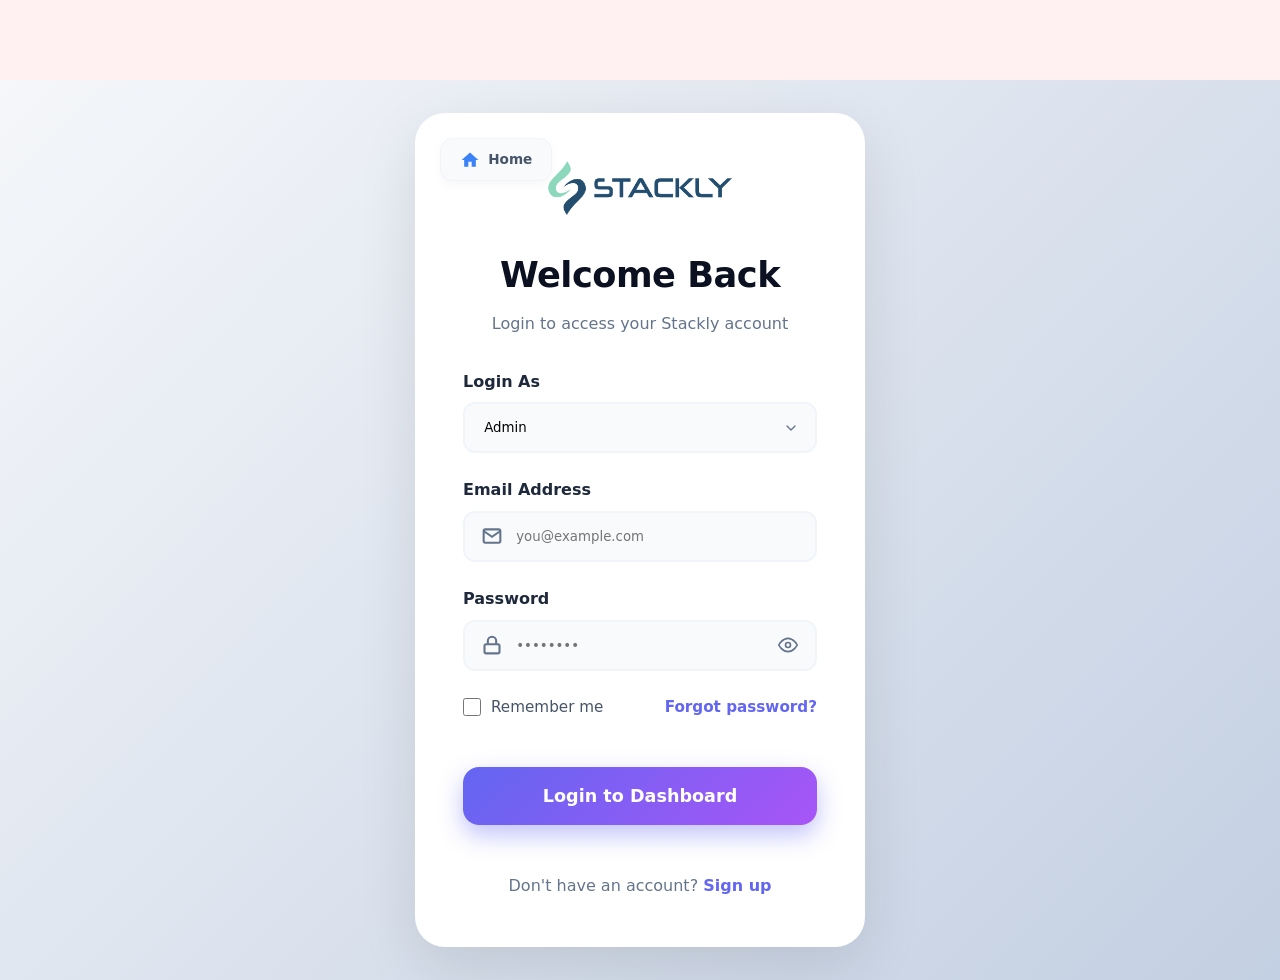
<file: signin.html>
<!DOCTYPE html>
<html lang="en">
<head>
    <meta charset="UTF-8">
    <meta name="viewport" content="width=device-width, initial-scale=1.0">
    <title>Sign In | Stackly</title>
    <link rel="icon" type="image/x-icon" href="logo-stackly (1).png"><link rel="stylesheet" href="style.css">
</head>
<body>
    <div class="auth-container">
        <div class="auth-card animate">
            <a href="index.html" class="home-btn-pill">
                <svg width="20" height="20" viewBox="0 0 24 24" fill="currentColor"><path d="M10 20v-6h4v6h5v-8h3L12 3 2 12h3v8z"/></svg>
                Home
            </a>

            <div style="text-align: center; margin-bottom: 2rem;">
                <img src="logo-stackly (1).png" alt="Stackly Logo" style="height: 54px; width: auto; margin-bottom: 1.5rem;">
                <h2 style="font-size: 2.2rem; font-weight: 900; color: #0b1120; margin-bottom: 0.5rem; letter-spacing: -0.5px;">Welcome Back</h2>
                <p style="color: #64748b; font-size: 1rem; font-weight: 500;">Login to access your Stackly account</p>
            </div>

            <form onsubmit="handleLogin(event)">
                <div class="form-group">
                    <label for="role">Login As</label>
                    <div class="input-icon-wrapper">
                        <select id="role" required style="padding-left: 1.2rem; appearance: none; background-image: url('data:image/svg+xml;charset=US-ASCII,%3Csvg%20xmlns%3D%22http%3A//www.w3.org/2000/svg%22%20width%3D%2224%22%20height%3D%2224%22%20viewBox%3D%220%200%2024%2024%22%20fill%3D%22none%22%20stroke%3D%22%2364748b%22%20stroke-width%3D%222%22%20stroke-linecap%3D%22round%22%20stroke-linejoin%3D%22round%22%3E%3Cpolyline%20points%3D%226%209%2012%2015%2018%209%22%3E%3C/polyline%3E%3C/svg%3E'); background-repeat: no-repeat; background-position: right 1rem center; background-size: 1.2em auto;">
                            <option value="admin">Admin</option>
                            <option value="customer">Customer</option>
                        </select>
                    </div>
                </div>

                <div class="form-group">
                    <label for="email">Email Address</label>
                    <div class="input-icon-wrapper">
                        <svg class="input-icon" width="20" height="20" viewBox="0 0 24 24" fill="none" stroke="currentColor" stroke-width="2.5"><path d="M4 4h16c1.1 0 2 .9 2 2v12c0 1.1-.9 2-2 2H4c-1.1 0-2-.9-2-2V6c0-1.1.9-2 2-2z"></path><polyline points="22,6 12,13 2,6"></polyline></svg>
                        <input type="email" id="email" placeholder="you@example.com" required>
                    </div>
                </div>

                <div class="form-group">
                    <label for="password">Password</label>
                    <div class="input-icon-wrapper">
                        <svg class="input-icon" width="20" height="20" viewBox="0 0 24 24" fill="none" stroke="currentColor" stroke-width="2.5"><rect x="3" y="11" width="18" height="11" rx="2" ry="2"></rect><path d="M7 11V7a5 5 0 0 1 10 0v4"></path></svg>
                        <input type="password" id="password" placeholder="••••••••" required>
                        <svg class="input-icon-right" width="20" height="20" viewBox="0 0 24 24" fill="none" stroke="currentColor" stroke-width="2"><path d="M1 12s4-8 11-8 11 8 11 8-4 8-11 8-11-8-11-8z"></path><circle cx="12" cy="12" r="3"></circle></svg>
                    </div>
                </div>

                <div style="display: flex; justify-content: space-between; align-items: center; margin-bottom: 2rem; font-size: 0.95rem;">
                    <label style="display: flex; align-items: center; gap: 10px; cursor: pointer; color: #475569; font-weight: 500;">
                        <input type="checkbox" style="width: 18px; height: 18px; cursor: pointer; accent-color: #6366f1;"> Remember me
                    </label>
                    <a href="404.html" style="color: #6366f1; text-decoration: none; font-weight: 700;">Forgot password?</a>
                </div>

                <button type="submit" class="btn-auth-gradient">Login to Dashboard</button>
            </form>

            <div style="margin-top: 3rem; text-align: center; color: #64748b;">
                <p style="font-weight: 500;">Don't have an account? <a href="signup.html" style="color: #6366f1; font-weight: 800; text-decoration: none;">Sign up</a></p>
            </div>
        </div>
    </div>

    <script src="common.js"></script>
</body>
</html>
</file>
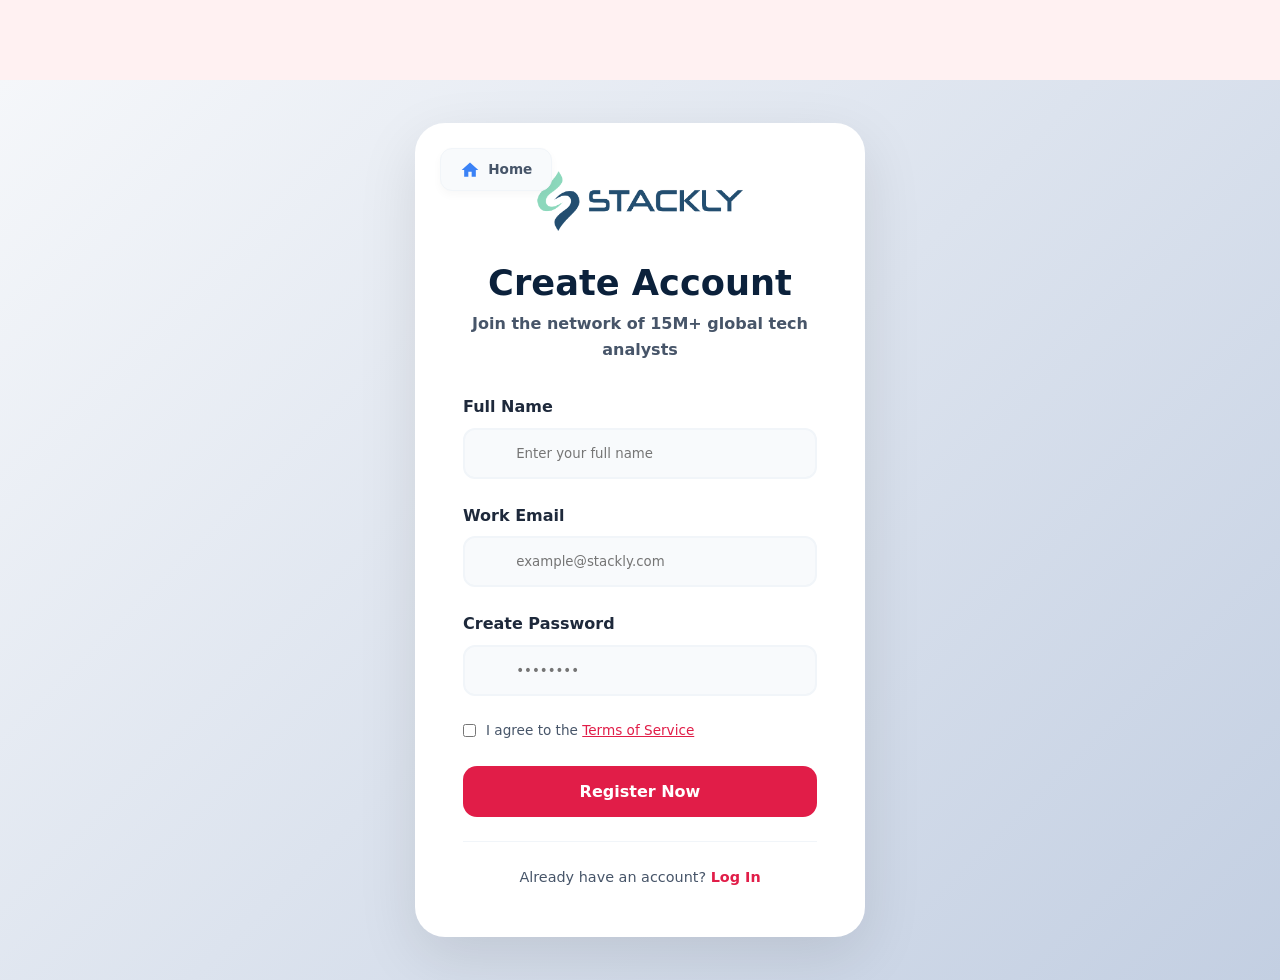
<file: signup.html>
<!DOCTYPE html>
<html lang="en">
<head>
    <meta charset="UTF-8">
    <meta name="viewport" content="width=device-width, initial-scale=1.0">
    <title>Sign Up | Stackly</title>
    <link rel="icon" type="image/x-icon" href="logo-stackly (1).png"><link rel="stylesheet" href="style.css">
</head>
<body>
    <div class="auth-container">
        <div class="auth-card animate">
            <a href="index.html" class="home-btn-pill">
                <svg width="20" height="20" viewBox="0 0 24 24" fill="currentColor"><path d="M10 20v-6h4v6h5v-8h3L12 3 2 12h3v8z"/></svg>
                Home
            </a>
            <div style="text-align: center; margin-bottom: 2rem;">
                <img src="logo-stackly (1).png" alt="Stackly Logo" style="height: 60px; width: auto; margin-bottom: 1rem;">
                <h2 style="font-size: 2.2rem; color: #0b213b; font-weight: 800;">Create Account</h2>
                <p style="color: var(--text-secondary); font-weight: 600;">Join the network of 15M+ global tech analysts</p>
            </div>
            <form onsubmit="event.preventDefault(); window.location.href='404.html'">
                <div class="form-group">
                    <label for="fullName">Full Name</label>
                    <input type="text" id="fullName" placeholder="Enter your full name" required>
                </div>
                <div class="form-group">
                    <label for="email">Work Email</label>
                    <input type="email" id="email" placeholder="example@stackly.com" required>
                </div>
                <div class="form-group">
                    <label for="password">Create Password</label>
                    <input type="password" id="password" placeholder="••••••••" required>
                </div>
                <div style="margin-bottom: 1.5rem; display: flex; align-items: center; gap: 10px;">
                    <input type="checkbox" id="terms" required>
                    <label for="terms" style="font-size: 0.85rem; color: var(--text-secondary);">I agree to the <a href="404.html" style="color: var(--primary-color);">Terms of Service</a></label>
                </div>
                <button type="submit" class="btn btn-primary" style="width: 100%; padding: 1rem; font-size: 1rem;">Register Now</button>
            </form>
            <div style="margin-top: 1.5rem; text-align: center; border-top: 1px solid #f1f5f9; padding-top: 1.5rem;">
                <p style="color: var(--text-secondary); font-size: 0.9rem;">Already have an account? <a href="signin.html" style="color: var(--primary-color); font-weight: 700; text-decoration: none;">Log In</a></p>
            </div>
        </div>
    </div>

    <script src="common.js"></script>
</body>
</html>
</file>
<file: style.css>
:root {
    --primary-color: #e11d48;
    /* High-Authority Rose */
    --secondary-color: #be123c;
    --accent-color: #f43f5e;
    --bg-color: #fff1f2;
    /* Soft Rose Background */
    --card-bg: #ffffff;
    --text-primary: #1e293b;
    --text-secondary: #475569;
    --nav-bg: #ffffff;
    --nav-border: #ffe4e6;
    --shadow: 0 4px 12px rgba(225, 29, 72, 0.05);
    --transition: all 0.3s cubic-bezier(0.4, 0, 0.2, 1);
}

* {
    margin: 0;
    padding: 0;
    box-sizing: border-box;
    font-family: 'Inter', system-ui, -apple-system, sans-serif;
}

html,
body {
    width: 100%;
    margin: 0;
    padding: 0;
    overflow-x: hidden;
    position: relative;
    box-sizing: border-box;
}

body {
    background-color: var(--bg-color);
    color: var(--text-primary);
    line-height: 1.6;
    padding-top: 80px;
    /* Navbar height buffer */
    -webkit-text-size-adjust: 100%;
}

/* Navbar */
.navbar {
    position: fixed;
    top: 0;
    left: 0;
    right: 0;
    z-index: 1000;
    padding: 0 5%;
    height: 80px;
    /* Precise height */
    background: var(--nav-bg);
    display: flex;
    justify-content: space-between;
    align-items: center;
    border-bottom: 1px solid var(--nav-border);
}

.logo-container {
    display: flex;
    align-items: center;
    gap: 10px;
}

.logo-container img {
    height: 36px;
    width: auto;
    filter: invert(18%) sepia(76%) saturate(6011%) hue-rotate(338deg) brightness(95%) contrast(93%);
    /* Rose Tint */
}

.nav-links {
    display: flex;
    gap: 1.8rem;
    list-style: none;
    margin: 0 auto;
    /* Centering primary navigation */
}

.nav-links li a {
    text-decoration: none;
    color: var(--text-secondary);
    font-weight: 600;
    font-size: 0.95rem;
    padding: 1rem 0;
    transition: var(--transition);
    position: relative;
}

.nav-links li a.active {
    color: var(--primary-color);
}

.nav-links li a.active::after {
    content: '';
    position: absolute;
    bottom: -10px;
    left: 0;
    width: 100%;
    height: 3px;
    background: var(--primary-color);
    border-radius: 5px;
}

.nav-links li a:hover:not(.active) {
    color: var(--primary-color);
}

.header-actions {
    display: flex;
    align-items: center;
    gap: 1.5rem;
}

.btn-signin-pill {
    background: var(--primary-color);
    color: white;
    text-decoration: none;
    font-weight: 800;
    font-size: 0.9rem;
    padding: 0.75rem 2rem;
    border-radius: 50px;
    box-shadow: 0 4px 15px rgba(59, 130, 246, 0.4);
    transition: var(--transition);
    display: inline-flex;
    align-items: center;
    justify-content: center;
    letter-spacing: 0.5px;
}

.btn-signin-pill:hover {
    background: var(--secondary-color);
    transform: scale(1.05);
}

.hero {
    width: 100%;
    padding: 180px 5% 120px;
    background: linear-gradient(135deg, rgba(255, 255, 255, 0.92) 0%, rgba(240, 244, 255, 0.85) 100%),
        url('https://picsum.photos/seed/techhero/1920/1080.webp');
    background-size: cover;
    background-position: center;
    text-align: center;
    position: relative;
    overflow: hidden;
    display: flex;
    flex-direction: column;
    align-items: center;
    justify-content: center;
}


.hero h1 {
    font-size: clamp(2.5rem, 6vw, 4.5rem);
    font-weight: 900;
    line-height: 1.1;
    margin-bottom: 1.5rem;
    color: #0b213b;
    position: relative;
    z-index: 1;
}

.hero p {
    font-size: 1.25rem;
    color: #4b5563;
    max-width: 800px;
    margin: 0 auto 2.5rem;
    font-weight: 500;
    position: relative;
    z-index: 1;
}

/* Content Grid */
.content-section {
    padding: 80px 5%;
}

.section-title {
    font-size: 2rem;
    font-weight: 800;
    margin-bottom: 3rem;
    text-align: center;
    display: flex;
    flex-direction: column;
    align-items: center;
    gap: 10px;
}

.section-title::after {
    content: '';
    width: 80px;
    height: 4px;
    background: var(--secondary-color);
    border-radius: 2px;
}

.grid {
    display: grid;
    grid-template-columns: repeat(auto-fit, minmax(280px, 1fr));
    gap: 2.5rem;
}

.grid-2 {
    display: grid;
    grid-template-columns: repeat(2, 1fr);
    gap: 1.5rem;
}

.grid-3 {
    display: grid;
    grid-template-columns: repeat(3, 1fr);
    gap: 1.5rem;
}

.grid-4 {
    display: grid;
    grid-template-columns: repeat(4, 1fr);
    gap: 1.5rem;
}

@media (max-width: 1024px) {
    .grid-4 { grid-template-columns: repeat(2, 1fr); }
    .grid-3 { grid-template-columns: repeat(2, 1fr); }
}

@media (max-width: 768px) {
    .grid-2, .grid-3, .grid-4 { grid-template-columns: 1fr !important; }
}


.card {
    background: var(--card-bg);
    border-radius: 24px;
    overflow: hidden;
    box-shadow: var(--shadow);
    transition: var(--transition);
    border: 1px solid rgba(0, 0, 0, 0.03);
}

.card:hover {
    transform: translateY(-8px);
    box-shadow: 0 20px 40px rgba(0, 0, 0, 0.08);
}

.card-img {
    width: 100%;
    height: 220px;
    object-fit: cover;
}

.card-body {
    padding: 1.5rem;
}

.card-tag {
    font-size: 0.75rem;
    font-weight: 800;
    color: var(--primary-color);
    text-transform: uppercase;
    letter-spacing: 1px;
    display: block;
    margin-bottom: 0.5rem;
}

.card-title {
    font-size: 1.25rem;
    font-weight: 700;
    margin-bottom: 1rem;
    color: var(--text-primary);
}

.btn {
    display: inline-block;
    padding: 0.8rem 1.8rem;
    border-radius: 14px;
    font-weight: 600;
    text-decoration: none;
    border: none;
    cursor: pointer;
    transition: var(--transition);
}

.btn-primary {
    background: var(--primary-color);
    color: white;
}

.btn-primary:hover {
    background: #0f172a;
    box-shadow: 0 4px 20px rgba(26, 42, 108, 0.3);
}

/* Updated Dark Footer Styles */
footer {
    background: #ffffff;
    /* Premium White */
    color: var(--text-primary);
    padding: 80px 5% 40px;
    border-top: 1px solid #ffe4e6;
    /* Rose-tinted top border */
}

.footer-top {
    display: grid;
    grid-template-columns: 1.5fr 1fr 1fr 1.5fr;
    gap: 4rem;
    margin-bottom: 60px;
}

.footer-brand h2 {
    color: var(--primary-color);
    font-size: 1.5rem;
    letter-spacing: 2px;
    margin-bottom: 1.5rem;
    display: flex;
    align-items: center;
    gap: 10px;
}

.footer-brand p {
    font-size: 0.9rem;
    opacity: 0.8;
    line-height: 1.8;
}

.footer-links h4 {
    color: var(--text-primary);
    margin-bottom: 2rem;
    font-size: 1rem;
    font-weight: 700;
}

.footer-links ul li {
    margin-bottom: 1rem;
}

.footer-links ul li a {
    color: var(--text-secondary);
    font-size: 0.9rem;
    transition: var(--transition);
}

.footer-links ul li a:hover {
    color: var(--primary-color);
    padding-left: 5px;
}

.map-card {
    background: #1e293b;
    padding: 10px;
    border-radius: 12px;
    overflow: hidden;
    height: 200px;
    box-shadow: 0 10px 30px rgba(0, 0, 0, 0.5);
}

.footer-bottom {
    text-align: center;
    color: var(--text-secondary);
    font-size: 0.8rem;
    padding-top: 40px;
    border-top: 1px solid #f1f5f9;
}

.social-icon {
    background: rgba(255, 255, 255, 0.05);
    border: 1px solid rgba(255, 255, 255, 0.1);
    color: #ffffff;
    width: 36px;
    height: 36px;
}

.social-icon:hover {
    background: var(--primary-color);
}

.social-icon {
    display: flex;
    align-items: center;
    justify-content: center;
    width: 40px;
    height: 40px;
    border-radius: 50%;
    background: #f8fafc;
    color: var(--text-secondary);
    transition: var(--transition);
    text-decoration: none;
    border: 1px solid #f1f5f9;
}

.social-icon:hover {
    background: var(--primary-color);
    color: white;
    transform: translateY(-3px);
}


/* Auth Pages */
.auth-container {
    min-height: 100vh;
    display: flex;
    align-items: center;
    justify-content: center;
    padding: 20px;
    background: linear-gradient(135deg, #f5f7fa 0%, #c3cfe2 100%);
}

.auth-card {
    position: relative;
    background: white;
    padding: 3rem;
    border-radius: 30px;
    width: 100%;
    max-width: 450px;
    box-shadow: 0 20px 60px rgba(0, 0, 0, 0.1);
}

.form-group {
    margin-bottom: 1.5rem;
}

.form-group label {
    display: block;
    margin-bottom: 0.5rem;
    font-weight: 600;
}

.form-group input,
.form-group select {
    width: 100%;
    padding: 1rem;
    border-radius: 12px;
    border: 2px solid #f1f5f9;
    outline: none;
    transition: var(--transition);
}

.form-group input:focus {
    border-color: var(--primary-color);
}

/* Auth Specifics */
.home-btn-pill {
    position: absolute;
    top: 25px;
    left: 25px;
    background: #f8fafc;
    color: #475569;
    text-decoration: none;
    font-weight: 700;
    font-size: 0.85rem;
    padding: 0.6rem 1.2rem;
    border-radius: 12px;
    display: flex;
    align-items: center;
    gap: 8px;
    box-shadow: 0 4px 10px rgba(0, 0, 0, 0.03);
    transition: var(--transition);
    border: 1px solid #f1f5f9;
    z-index: 10;
}

.home-btn-pill svg {
    color: #3b82f6;
    /* Blue icon as requested */
}

.home-btn-pill:hover {
    transform: translateY(-3px);
    box-shadow: 0 15px 30px rgba(0, 0, 0, 0.12);
}

.input-icon-wrapper {
    position: relative;
    width: 100%;
}

.input-icon {
    position: absolute;
    left: 1.2rem;
    top: 50%;
    transform: translateY(-50%);
    color: #64748b;
    pointer-events: none;
}

.input-icon-right {
    position: absolute;
    right: 1.2rem;
    top: 50%;
    transform: translateY(-50%);
    color: #64748b;
    cursor: pointer;
}

.auth-card .form-group input,
.auth-card .form-group select {
    padding-left: 3.2rem;
    background: #f8fafc;
    border: 2px solid #f1f5f9;
}

.btn-auth-gradient {
    width: 100%;
    padding: 1.2rem;
    border-radius: 16px;
    border: none;
    background: linear-gradient(135deg, #6366f1 0%, #a855f7 100%);
    color: white;
    font-weight: 800;
    font-size: 1.1rem;
    cursor: pointer;
    box-shadow: 0 10px 25px rgba(99, 102, 241, 0.4);
    transition: var(--transition);
    margin-top: 1rem;
}

.btn-auth-gradient:hover {
    transform: scale(1.02);
    box-shadow: 0 15px 35px rgba(99, 102, 241, 0.5);
}

/* Dashboard Layout & Sidebar */
.dashboard-layout {
    display: flex;
    min-height: 100vh;
    padding-top: 0;
    background: #fffafa;
    /* Soft Rose Background */
}

.sidebar {
    width: 280px;
    background: white;
    border-right: 1px solid #ffe4e6;
    padding: 1.5rem;
    display: flex;
    flex-direction: column;
    position: sticky;
    top: 0;
    height: 100vh;
    z-index: 1000;
}

.sidebar-logo {
    display: flex;
    align-items: center;
    gap: 12px;
    padding-bottom: 2rem;
    border-bottom: 1px solid #f1f5f9;
    margin-bottom: 1.5rem;
}

.sidebar-logo img {
    height: 32px;
}

.sidebar-logo .brand-text {
    font-weight: 800;
    color: #1e293b;
    font-size: 1.1rem;
    letter-spacing: 1px;
}

.sidebar-nav {
    flex: 1;
}

.sidebar-nav ul {
    list-style: none;
    display: flex;
    flex-direction: column;
    gap: 0.5rem;
}

.sidebar-item {
    display: flex;
    align-items: center;
    gap: 12px;
    padding: 0.8rem 1rem;
    border-radius: 12px;
    color: #64748b;
    text-decoration: none;
    font-weight: 600;
    font-size: 0.95rem;
    transition: var(--transition);
}

.sidebar-item:hover,
.sidebar-item.active {
    background: #fff1f2;
    color: var(--primary-color);
}

.sidebar-item svg {
    width: 20px;
    height: 20px;
}

.sidebar-footer {
    padding-top: 1rem;
    border-top: 1px solid #f1f5f9;
}

.logout-item {
    color: #ef4444;
}

/* Main Content Area */
.main-content {
    flex: 1;
    display: flex;
    flex-direction: column;
}

.dashboard-header {
    background: white;
    padding: 1rem 2rem;
    display: flex;
    flex-direction: column;
    gap: 1rem;
    border-bottom: 1px solid #ffe4e6;
    position: sticky;
    top: 0;
    z-index: 100;
}

.header-top-row {
    display: flex;
    justify-content: space-between;
    align-items: center;
}

.header-left {
    display: flex;
    align-items: center;
    gap: 20px;
}

.mobile-menu-trigger {
    display: none;
    cursor: pointer;
    color: var(--text-primary);
}

.header-nav-icons {
    display: flex;
    align-items: center;
    gap: 15px;
}

.nav-link-icon {
    color: #64748b;
    transition: var(--transition);
}

.nav-link-icon:hover {
    color: var(--primary-color);
}

.header-notification {
    position: relative;
    cursor: pointer;
    color: #64748b;
}

.notification-dot {
    position: absolute;
    top: -2px;
    right: -2px;
    width: 8px;
    height: 8px;
    background: #ef4444;
    border-radius: 50%;
    border: 2px solid white;
}

.header-right {
    display: flex;
    align-items: center;
    gap: 15px;
}

.user-meta {
    text-align: right;
}

.user-meta .user-name {
    display: block;
    font-weight: 700;
    font-size: 0.9rem;
    color: #1e293b;
    white-space: nowrap;
    overflow: hidden;
    text-overflow: ellipsis;
    max-width: 150px;
}


.user-meta .user-email {
    display: block;
    font-size: 0.75rem;
    color: #64748b;
}

.user-avatar-container {
    width: 40px;
    height: 40px;
    border-radius: 50%;
    background: #f1f5f9;
    display: flex;
    align-items: center;
    justify-content: center;
    color: #64748b;
}

.header-bottom-row {
    width: 100%;
}

.dashboard-header .search-bar {
    display: flex;
    align-items: center;
    gap: 10px;
    background: #f8fafc;
    padding: 0.7rem 1.2rem;
    border-radius: 12px;
    width: 100%;
    max-width: 600px;
    border: 1px solid #f1f5f9;
}

.dashboard-header .search-bar input {
    background: transparent;
    border: none;
    outline: none;
    width: 100%;
    font-size: 0.9rem;
}

.dashboard-body {
    padding: 2.5rem;
}

/* Dashboard Cards (Premium Look) */
.dash-card {
    background: white;
    border-radius: 16px;
    padding: 1.5rem;
    box-shadow: 0 4px 15px rgba(0, 0, 0, 0.02);
    position: relative;
    border: 1px solid rgba(0, 0, 0, 0.03);
}

.dash-card::before {
    content: '';
    position: absolute;
    top: 0;
    left: 0;
    right: 0;
    height: 4px;
    border-radius: 16px 16px 0 0;
}

.card-blue::before {
    background: #3b82f6;
}

.card-purple::before {
    background: #8b5cf6;
}

.card-orange::before {
    background: #f59e0b;
}

.card-red::before {
    background: #ef4444;
}

.dash-card-header {
    display: flex;
    justify-content: space-between;
    align-items: center;
    margin-bottom: 1rem;
}

.dash-card-title {
    font-size: 0.8rem;
    text-transform: uppercase;
    font-weight: 700;
    letter-spacing: 1px;
    color: #94a3b8;
}

.dash-card-icon {
    width: 32px;
    height: 32px;
    border-radius: 8px;
    display: flex;
    align-items: center;
    justify-content: center;
}

.bg-blue-light {
    background: #eff6ff;
    color: #3b82f6;
}

.bg-purple-light {
    background: #f5f3ff;
    color: #8b5cf6;
}

.bg-orange-light {
    background: #fff7ed;
    color: #f59e0b;
}

.bg-red-light {
    background: #fef2f2;
    color: #ef4444;
}

.dash-card-value {
    font-size: 1.75rem;
    font-weight: 800;
    color: #1e293b;
    margin-bottom: 0.5rem;
}

.dash-card-trend {
    font-size: 0.85rem;
    font-weight: 600;
}

.trend-up {
    color: #10b981;
}

.trend-down {
    color: #ef4444;
}

/* Mid Section */
.mid-grid {
    display: grid;
    grid-template-columns: 2fr 1fr;
    gap: 1.5rem;
    margin: 2rem 0;
}

@media (max-width: 900px) {
    .mid-grid {
        grid-template-columns: 1fr;
    }
}


.progress-section {
    background: white;
    padding: 2rem;
    border-radius: 16px;
    box-shadow: 0 4px 15px rgba(0, 0, 0, 0.02);
}

.progress-item {
    margin-top: 1.5rem;
}

.progress-label {
    display: flex;
    justify-content: space-between;
    font-size: 0.9rem;
    font-weight: 600;
    margin-bottom: 0.8rem;
}

.progress-bar-container {
    height: 10px;
    background: #f1f5f9;
    border-radius: 10px;
    overflow: hidden;
}

.progress-bar {
    height: 100%;
    border-radius: 10px;
}

/* Quick Action Buttons */
.action-grid {
    display: grid;
    grid-template-columns: repeat(4, 1fr);
    gap: 1rem;
    margin-top: 2rem;
}

.action-card {
    background: white;
    padding: 1.5rem;
    border-radius: 16px;
    text-align: center;
    border: 1px solid #f1f5f9;
    transition: var(--transition);
    cursor: pointer;
    text-decoration: none;
    color: inherit;
}

.action-card:hover {
    transform: translateY(-5px);
    box-shadow: 0 10px 20px rgba(0, 0, 0, 0.05);
    border-color: #3b82f6;
}

.action-icon {
    width: 48px;
    height: 48px;
    border-radius: 12px;
    margin: 0 auto 1rem;
    display: flex;
    align-items: center;
    justify-content: center;
    font-size: 1.5rem;
}

.action-text {
    font-weight: 700;
    font-size: 0.9rem;
}

/* Alerts */
.alert-list {
    display: flex;
    flex-direction: column;
    gap: 1rem;
}

.alert-item {
    padding: 1.25rem;
    border-radius: 12px;
    display: flex;
    align-items: center;
    gap: 12px;
    border: 1px solid transparent;
}

.alert-dot {
    width: 10px;
    height: 10px;
    border-radius: 50%;
}

.alert-red {
    background: #fff1f2;
    border-color: #fecaca;
}

.alert-orange {
    background: #fffbeb;
    border-color: #fef3c7;
}

.alert-green {
    background: #f0fdf4;
    border-color: #bbf7d0;
}

.alert-content h5 {
    font-size: 0.9rem;
    font-weight: 700;
    margin-bottom: 2px;
}

.alert-content p {
    font-size: 0.75rem;
    color: #64748b;
}

/* Mobile Responsive System */
@media (max-width: 1024px) {
    .dashboard-layout {
        flex-direction: column;
    }

    .sidebar {
        position: fixed;
        left: -280px;
        top: 0;
        bottom: 0;
        transition: var(--transition);
        z-index: 1005;
        width: 280px;
    }

    .sidebar.active {
        left: 0;
        box-shadow: 10px 0 30px rgba(0, 0, 0, 0.1);
    }

    .main-content {
        margin-left: 0;
        width: 100%;
        padding: 0;
    }

    .dashboard-header {
        padding: 1rem;
    }

    .mobile-menu-trigger {
        display: block;
    }

    .user-meta {
        display: none;
        /* Hide text-meta on mobile to match screenshot model */
    }

    .dashboard-body {
        padding: 1.5rem;
    }

    .grid,
    .mid-grid,
    .action-grid {
        grid-template-columns: 1fr !important;
        gap: 1rem !important;
    }

    .view-content .grid {
        grid-template-columns: 1fr !important;
    }

    /* Universal Responsive Table Wrapper */
    .table-responsive {
        width: 100%;
        overflow-x: auto;
        -webkit-overflow-scrolling: touch;
        margin-bottom: 1rem;
    }

    .table-responsive table {
        min-width: 600px;
    }
}


@media (max-width: 768px) {
    body {
        overflow-x: hidden;
        padding-top: 70px;
        width: 100%;
        position: relative;
    }

    body.no-scroll {
        overflow: hidden;
        height: 100vh;
    }

    main {
        width: 100%;
        overflow-x: hidden;
    }

    section,
    .content-section {
        padding: 60px 20px !important;
        margin: 0 !important;
        border-radius: 0 !important;
        width: 100% !important;
        box-sizing: border-box !important;
    }

    .navbar {
        padding: 0 15px;
        height: 75px;
        background: white;
        border-bottom: 1px solid #f1f5f9;
        width: 100%;
        left: 0;
        right: 0;
    }

    .logo-container img {
        height: 32px;
    }

    .header-actions {
        display: flex !important;
        align-items: center;
        gap: 0.8rem;
        position: relative;
        z-index: 1002;
    }

    .header-actions .btn-signin-pill {
        display: inline-flex !important;
        padding: 0.6rem 1.2rem;
        font-size: 0.7rem;
        font-weight: 800;
        box-shadow: 0 4px 10px rgba(59, 130, 246, 0.3);
    }

    .mobile-menu {
        display: flex !important;
        flex-direction: column;
        gap: 5px;
        position: relative;
        z-index: 1001;
        margin-left: 0;
    }

    .nav-links {
        position: fixed;
        top: 75px;
        left: 0;
        right: 0;
        bottom: 0;
        background: rgba(255, 255, 255, 0.98);
        backdrop-filter: blur(10px);
        flex-direction: column;
        padding: 40px 0;
        gap: 0;
        transform: translateY(-100%);
        opacity: 0;
        visibility: hidden;
        pointer-events: none;
        transition: transform 0.4s cubic-bezier(0.4, 0, 0.2, 1), opacity 0.3s ease, visibility 0.4s;
        z-index: 1000;
        width: 100% !important;
        text-align: center;
        margin-left: 0 !important;
        height: calc(100vh - 75px);
        border: none;
    }

    .nav-links.nav-active {
        transform: translateY(0);
        opacity: 1;
        visibility: visible;
        pointer-events: auto;
    }

    .nav-links li {
        width: 100%;
        padding: 0 5%;
    }

    .nav-links li a {
        border-bottom: 1px solid #f1f5f9;
        width: 100%;
        display: block;
        padding: 1.5rem 0;
    }

    .hero {
        padding: 120px 20px 80px !important;
        width: 100% !important;
        min-height: auto !important;
    }

    .hero h1 {
        font-size: 2.5rem !important;
    }

    .hero p {
        font-size: 1.1rem !important;
    }

    .grid {
        grid-template-columns: 1fr !important;
        gap: 1.5rem !important;
        width: 100% !important;
    }

    /* Fixing specifically the blue section in screenshot */
    section[style*="background: #1a2a6c"],
    section[style*="background: linear-gradient"] {
        margin: 0 !important;
        border-radius: 0 !important;
        padding: 40px 20px !important;
    }

    footer {
        padding: 60px 20px 30px !important;
    }

    .footer-top {
        grid-template-columns: 1fr !important;
        gap: 2.5rem !important;
        text-align: center;
    }

    .footer-brand, .footer-links {
        display: flex;
        flex-direction: column;
        align-items: center;
    }

    .footer-brand div {
        justify-content: center;
    }

    .footer-links h4 {
        margin-bottom: 1.2rem;
    }

    .map-card {
        width: 100%;
        max-width: 400px;
    }

    .footer-bottom {
        padding-top: 30px;
        font-size: 0.7rem;
    }
}

/* Activity Trends (Bar Chart lookalikes) */
.activity-box {
    display: flex;
    gap: 8px;
    height: 40px;
    margin: 1.5rem 0;
}

.activity-bar {
    flex: 1;
    border-radius: 4px;
    background: #cbd5e1;
    transition: var(--transition);
}

.activity-bar.active {
    background: #8b5cf6;
}

.engagement-box {
    display: flex;
    height: 30px;
    border-radius: 6px;
    overflow: hidden;
    margin: 1rem 0;
}

.engagement-segment {
    height: 100%;
}

/* Status Labels from image */
.status-badge {
    padding: 6px 12px;
    border-radius: 20px;
    font-size: 0.75rem;
    font-weight: 700;
    white-space: nowrap;
}

.status-arriving {
    background: #f0fdf4;
    color: #10b981;
}

.status-upcoming {
    background: #fffbeb;
    color: #f59e0b;
}

.status-delivered {
    background: #f1f5f9;
    color: #64748b;
}

.action-card:hover {
    transform: translateY(-5px);
    box-shadow: 0 10px 20px rgba(0, 0, 0, 0.05);
}
/* Final Responsive Polish */
@media (max-width: 768px) {
    img { max-width: 100% !important; height: auto !important; }
    form { flex-direction: column !important; }
    form button { width: 100% !important; }
}
</file>
